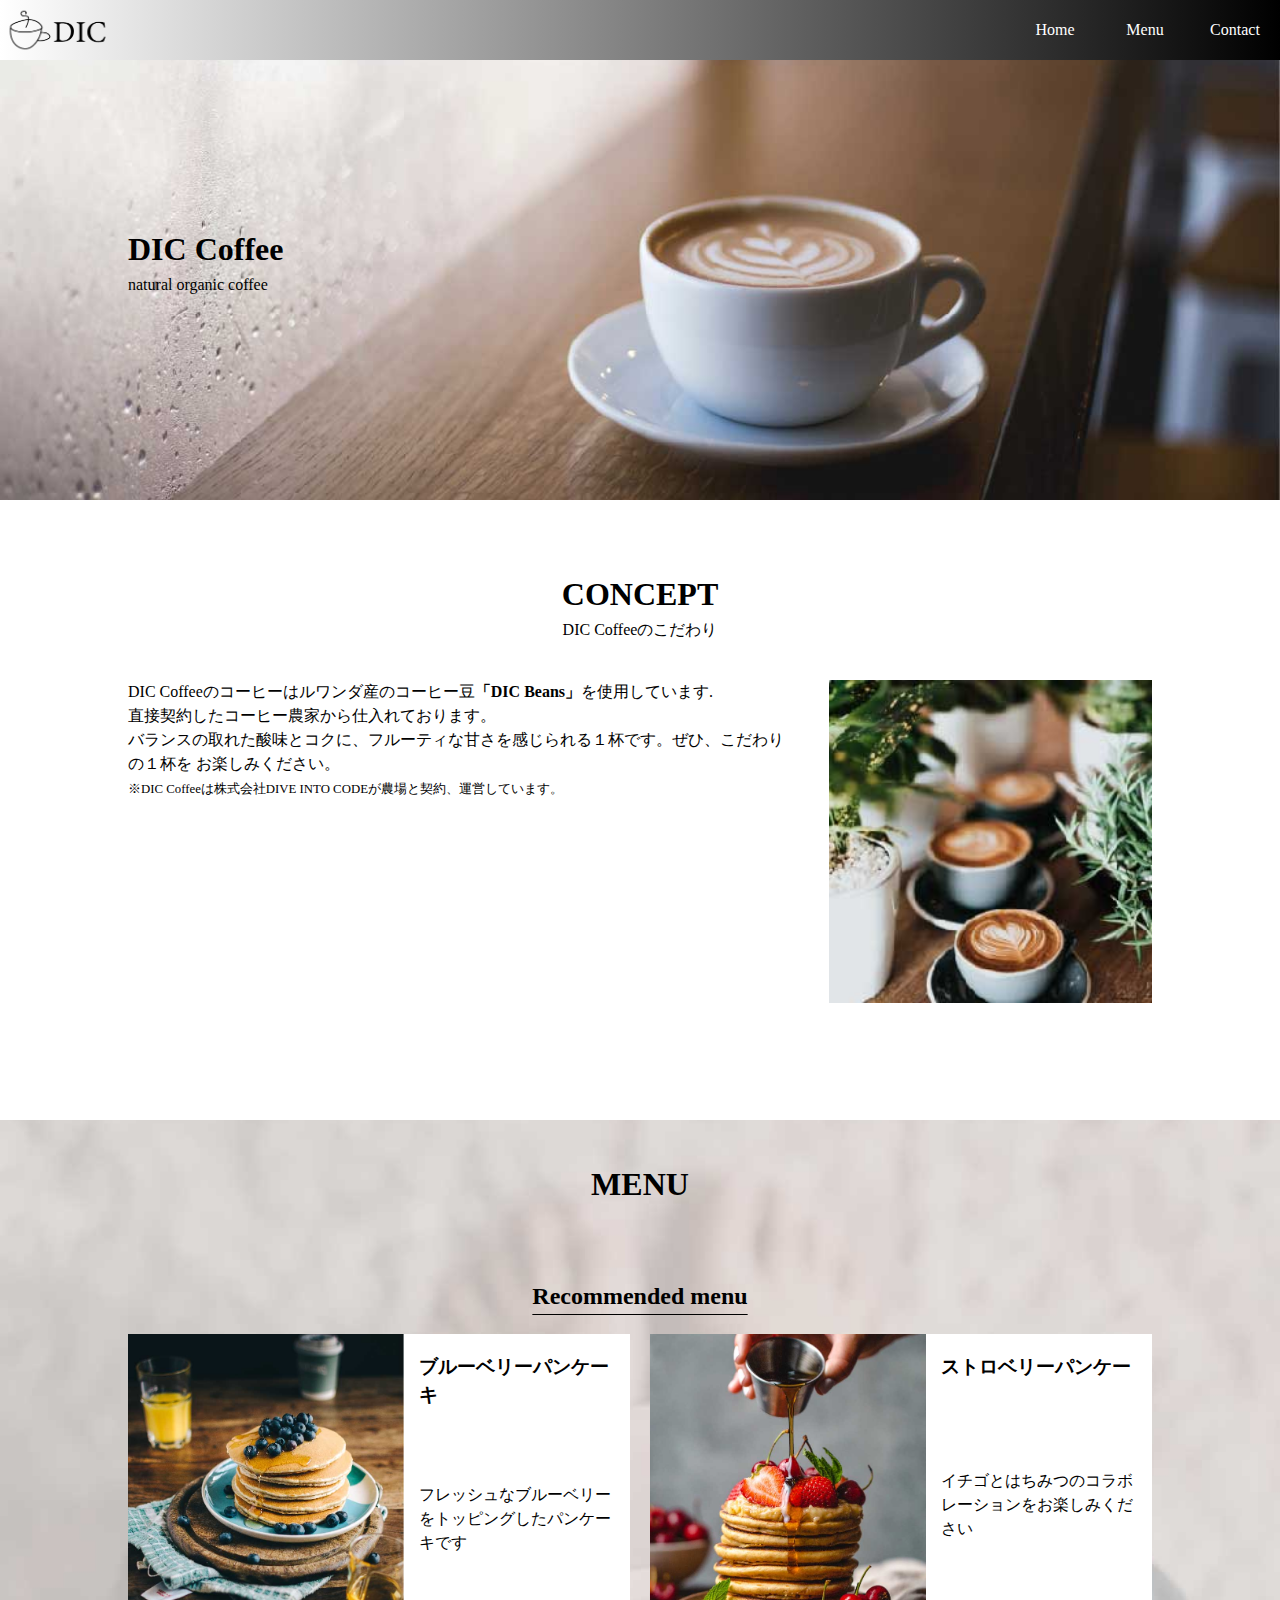
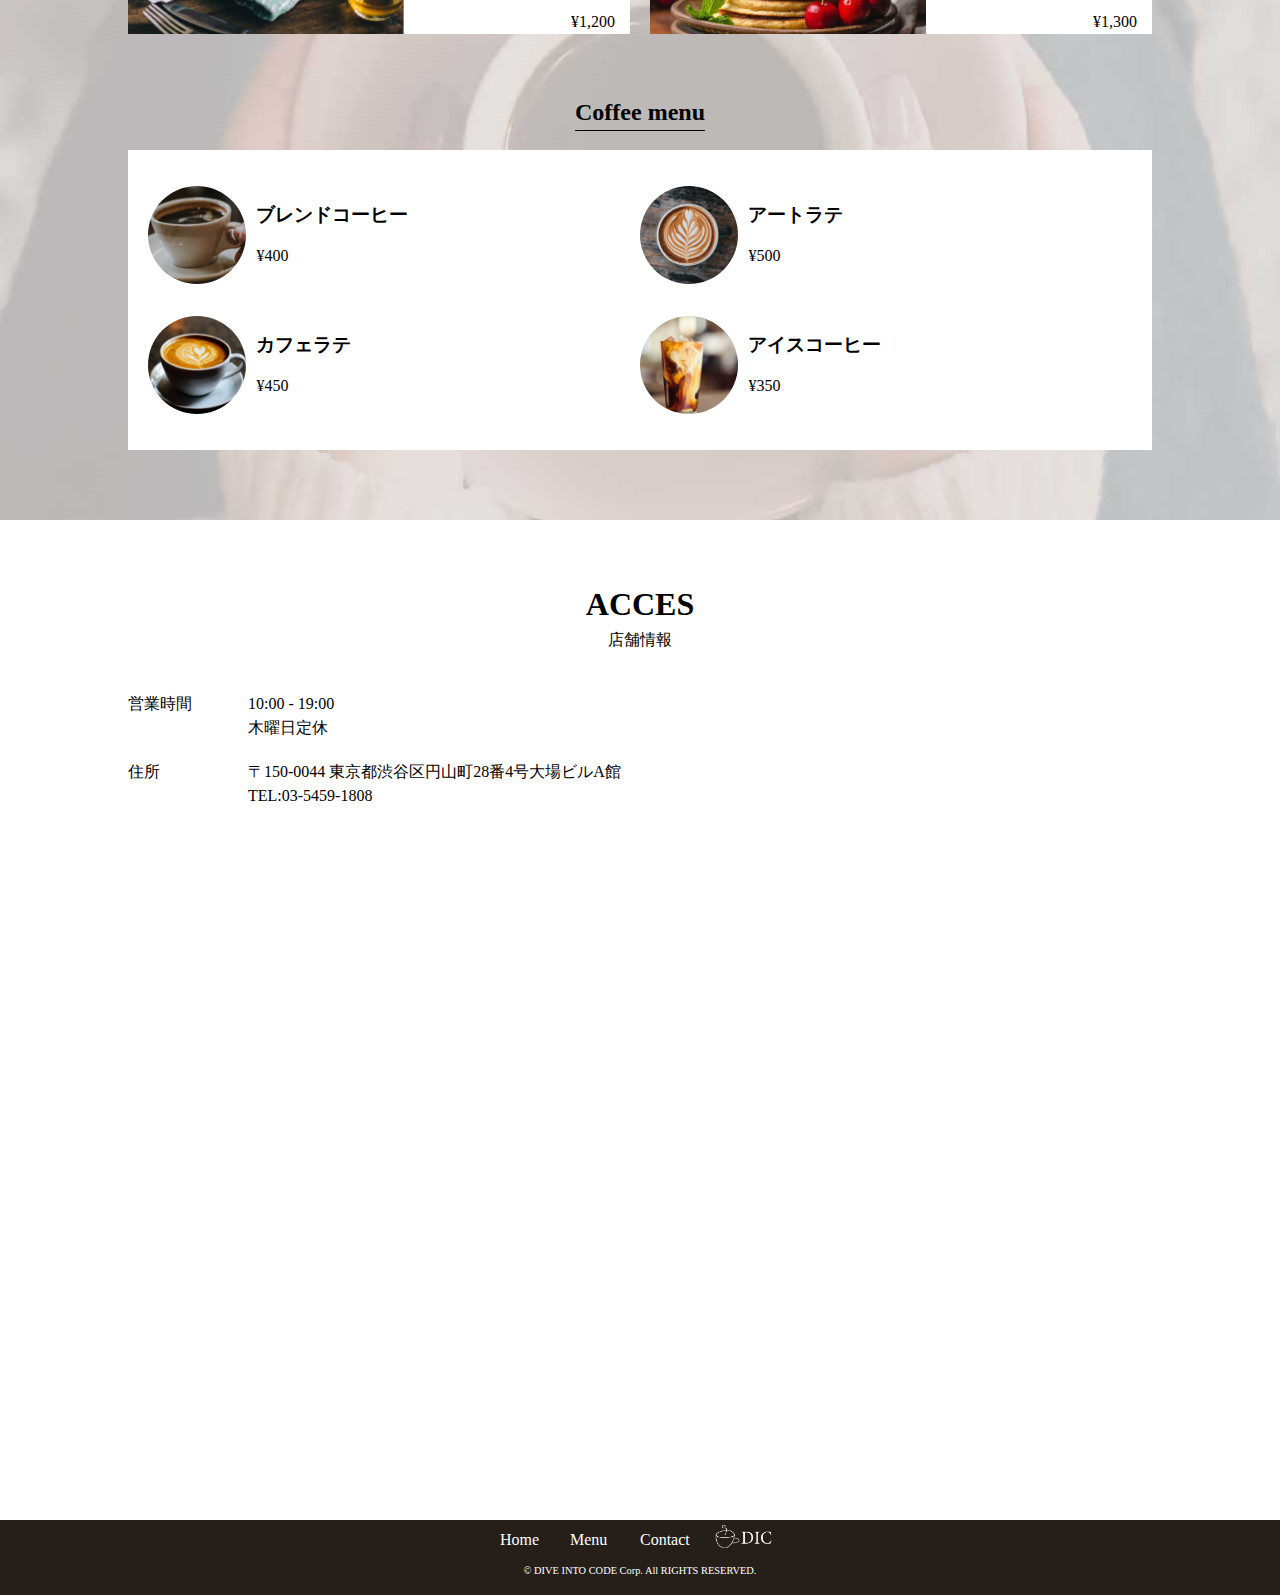
<file: index.html>
<!DOCTYPE html>
<html lang="ja">

<head>
  <meta charset="UTF-8">
  <meta name="viewport" content="width=device-width, initial-scale=1.0">
  <title>DIC coffee</title>
  <link href="css/normalize.css" rel="stylesheet">
  <link href="css/main.css" rel="stylesheet">
</head>

<body>

  <header>
    <nav>
      <div class="nav_img">
        <img src="img/sample_logo_k.png">
      </div>
      <ul>
        <li class="home">Home</li>
        <li class="menu">Menu</li>
        <li class="contact">Contact</li>
      </ul>
    </nav>

    <section class="view1">
      <div>
        <h1>DIC Coffee</h1>
        <p>natural organic coffee</p>
      </div>
    </section>
  </header>


  <article class="concept">
    <section class="concept1">
      <h1>CONCEPT</h1>
      <p>DIC Coffeeのこだわり</p>
    </section>

    <section class="concept2">
      <p>
        DIC Coffeeのコーヒーはルワンダ産のコーヒー豆<strong>「DIC Beans」</strong>を使用しています.<br>
        直接契約したコーヒー農家から仕入れております。<br>
        バランスの取れた酸味とコクに、フルーティな甘さを感じられる１杯です。ぜひ、こだわりの１杯を お楽しみください。<br>
        <small>※DIC Coffeeは株式会社DIVE INTO CODEが農場と契約、運営しています。</small>
      </p>
      <img src="img/sample_concept.jpg">
    </section>
  </article>


  <article class="menu_body">
    <h1>MENU</h1>
    <section class="menu1">
      <h2>Recommended menu</h2>

      <div class="recommend">
        <div class="recommend1">
          <img src="img/sample_pancake1.jpg">
          <div>
            <h3>ブルーベリーパンケーキ</h3>
            <p>フレッシュなブルーベリーをトッピングしたパンケーキです</p>
            <p class="price1">¥1,200</p>
          </div>
        </div>
        <div class="recommend2">
          <img src="img/sample_pancake2.jpg">
          <div>
            <h3>ストロベリーパンケー</h3>
            <p>イチゴとはちみつのコラボレーションをお楽しみください</p>
            <p class="price2">¥1,300</p>
          </div>
        </div>
      </div>
    </section>

    <section class="menu2">
      <h2>Coffee menu</h2>
      <diV class="coffeeMenu">
        <div class="coffee1">
          <img src="img/sample_cafe1.jpg">
          <div>
            <h3>ブレンドコーヒー</h3>
            <p>¥400</p>
          </div>
        </div>
        <div class="coffee2">
          <img src="img/sample_cafe2.jpg">
          <div>
            <h3>アートラテ</h3>
            <p>¥500</p>
          </div>
        </div>
        <div class="coffee3">
          <img src="img/sample_cafe3.jpg">
          <div>
            <h3>カフェラテ</h3>
            <p>¥450</p>
          </div>
        </div>
        <div class="coffee4">
          <img src="img/sample_cafe4.jpg">
          <div>
            <h3>アイスコーヒー</h3>
            <p>¥350</p>
          </div>
        </div>
      </diV>
    </section>
  </article>


  <article class="acces">
    <h1>ACCES</h1>
    <p>店舗情報</p>
    <dl class="acces_dl1">
      <dt>営業時間</dt>
      <div>
        <dd>10:00 - 19:00</dd>
        <dd>木曜日定休</dd>
      </div>
    </dl>
    <dl>
      <dt>住所</dt>
      <div>
        <dd>〒150-0044 東京都渋谷区円山町28番4号大場ビルA館</dd>
        <dd>TEL:03-5459-1808</dd>
      </div>
    </dl>
    <iframe src="https://www.google.com/maps/embed?pb=!1m14!1m8!1m3!1d6483.724203123161!2d139.694462!3d35.655769!3m2!1i1024!2i768!4f13.1!3m3!1m2!1s0x60188b55bb707eff%3A0x5f04575eb7aca63e!2z5pel5pys44CB44CSMTUwLTAwNDQg5p2x5Lqs6YO95riL6LC35Yy65YaG5bGx55S677yS77yY4oiS77yUIE9iYSBCbGQuIEHppKg!5e0!3m2!1sja!2sus!4v1720613921628!5m2!1sja!2sus" width="600" height="450" style="border:0;" allowfullscreen="" loading="lazy" referrerpolicy="no-referrer-when-downgrade"></iframe>
  </article>


  <footer>
    <ul>
      <li>Home</li>
      <li>Menu</li>
      <li>Contact</li>
      <li><img src="img/sample_logo_w.png"></li>
    </ul>
    <p><small>© DIVE INTO CODE Corp. All RIGHTS RESERVED.</small></p>
  </footer>

</body>

</html>
</file>
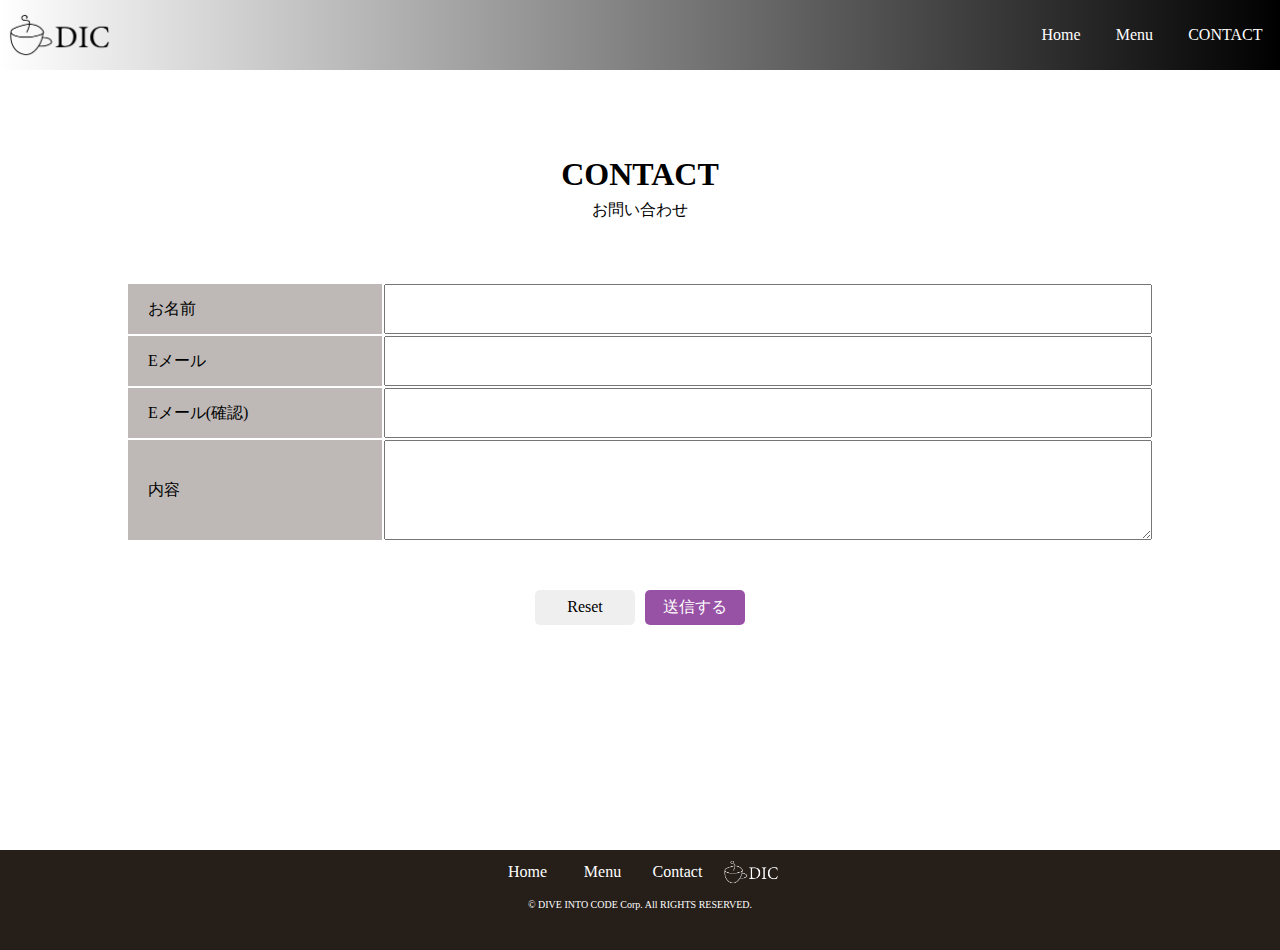
<file: contact.html>
<!DOCTYPE html>
<html lang="ja">
<head>
  <meta charset="UTF-8">
  <meta name="viewport" content="width=device-width, initial-scale=1.0">
  <title>CONTACT</title>
  <link href="css/normalize.css" rel="stylesheet">
  <link href="css/contact.css" rel="stylesheet">
</head>
<body>
  <nav>
    <div class="div_img"><img src="img/sample_logo_k.png"></div>
    <div class="div_li">
      <ul>
        <li>Home</li>
        <li>Menu</li>
        <li>CONTACT</li>
      </ul>
    </div>
  </nav>

  <main>
    <h1>CONTACT</h1>
    <p>お問い合わせ</p>
    <form class="contact_form" id="contact_form">
      <div><label>お名前</label><input type="text"></div>
      <div><label>Eメール</label><input type="email" id="email"></div>
      <div><label>Eメール(確認)</label><input type="email" id="confirm_email"></div>
      <!--<p>Eメールが一致しません</p>-->
      <div id="key"><label>内容</label><textarea class=""></textarea></div>

      <div class="btn_div"><input type="reset" class="reset_btn"><input type="submit" class="submit_btn" value="送信する" id="submit_btn"></div>
    </form>
  </main>

  <footer>
    <ul>
      <li>Home</li>
      <li>Menu</li>
      <li>Contact</li>
      <li><img src="img/sample_logo_w.png"></li>
    </ul>
    <p>© DIVE INTO CODE Corp. All RIGHTS RESERVED.</p>
  </footer>

  <script src="javascript/contact.js"></script>
</body>
</html>
</file>
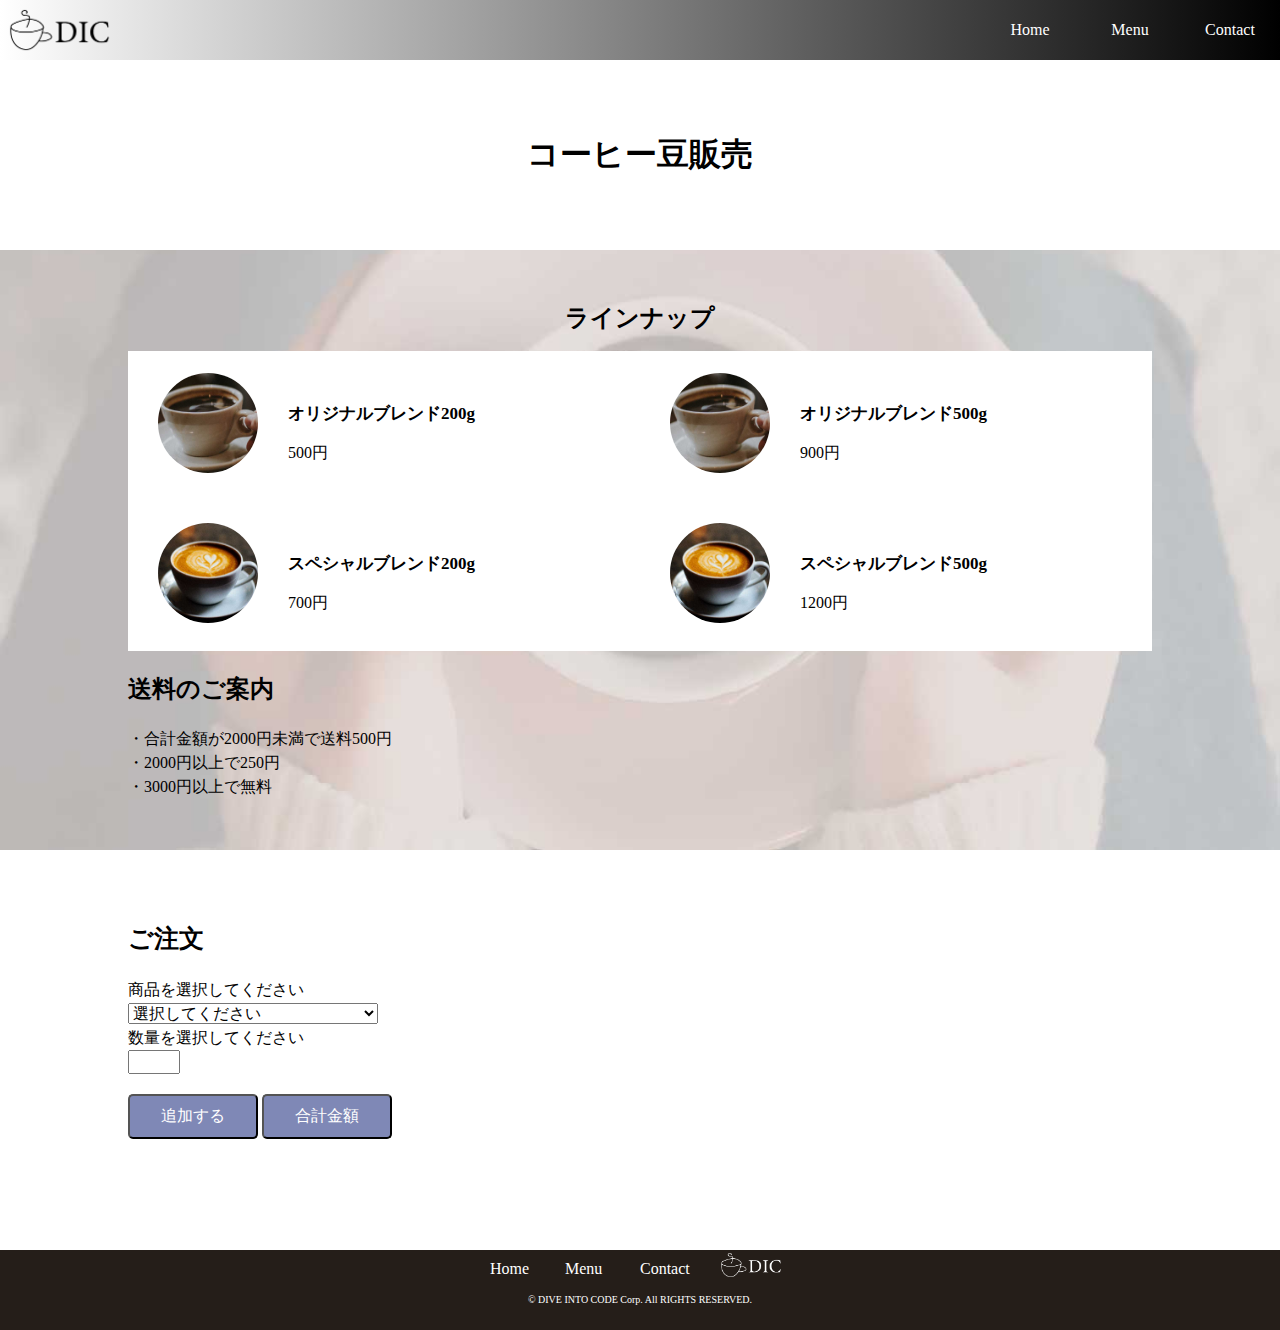
<file: sell.html>
<!DOCTYPE html>
<html lang="ja">
<head>
  <meta charset="UTF-8">
  <meta name="viewport" content="width=device-width, initial-scale=1.0">
  <title>DIC coffee</title>
  <link href="css/normalize.css"  rel="stylesheet">
  <link href="css/sell.css"  rel="stylesheet">
</head>
<body>

  <nav>
    <div class="nav">
      <div><img src="img/sample_logo_k.png"></div>
      <ul>
        <li>Home</li>
        <li>Menu</li>
        <li>Contact</li>
      </ul>
    </div>

    <h1>コーヒー豆販売</h1>
  </nav>


  <article class="lineup">
    <h1>ラインナップ</h1>

    <section class="coffees">
      <div class="coffee">
        <div><img src="img/sample_cafe1.jpg"></div>
        <div>
          <h2>オリジナルブレンド200g</h2>
          <p>500円</p>
        </div>
      </div>
      <div class="coffee">
        <div><img src="img/sample_cafe1.jpg"></div>
        <div>
          <h2>オリジナルブレンド500g</h2>
          <p>900円</p>
        </div>
      </div>
      <div class="coffee">
        <div><img src="img/sample_cafe3.jpg"></div>
        <div>
          <h2>スペシャルブレンド200g</h2>
          <p>700円</p>
        </div>
      </div>
      <div class="coffee">
        <div><img src="img/sample_cafe3.jpg"></div>
        <div>
          <h2>スペシャルブレンド500g</h2>
          <p>1200円</p>
        </div>
      </div>
    </section>

    <section class="postage">
      <h2>送料のご案内</h2>
      <ul>
        <li>・合計金額が2000円未満で送料500円</li>
        <li>・2000円以上で250円</li>
        <li>・3000円以上で無料</li>
      </ul>
    </section>
  </article>

  <article class="order">
    <h1>ご注文</h1>
    <form>
      <div>
        <p>商品を選択してください</p>
        <select required id="coffee">
          <option hidden>選択してください</option>
          <option value="coffee1">オリジナルブレンド200g 500円</option>
          <option value="coffee2">オリジナルブレンド500g 900円</option>
          <option value="coffee3">スペシャルブレンド200g 700円</option>
          <option value="coffee4">スペシャルブレンド500g 1200円</option>
        </select>
  
        <p>数量を選択してください</p>
        <input type="number" min="1" max="5" id="number" required>
      </div>
      <input type="button" id="add_button" value="追加する" class="order_button">
      <input type="button" id="total_button" value="合計金額" class="order_button">
    </form>
  </article>

  <footer>
    <ul>
      <li>Home</li>
      <li>Menu</li>
      <li>Contact</li>
      <li><img src="img/sample_logo_w.png"></li>
    </ul>
    <p>© DIVE INTO CODE Corp. All RIGHTS RESERVED.</p>
  </footer>

  <script src="javascript/sell.js"></script>
</body>
</html>
</file>
<file: css/main.css>
@charset "utf-8";


body {
    font-family: 'Noto Serif JP', serif;
}


/*ヘッダー*/

header {
    width: 100vw;
    height: 500px;
}




/*ナビゲーション*/

header nav {
    width: 100vw;
    height: 60px;
    background: linear-gradient(90deg, white, black);
    display: flex;
    position: relative;
    position: fixed;
    z-index: 10;
}

header nav .nav_img {
    width: calc(100vw - 270px);
    height: 60px;
    display: flex;
    align-items: center;

}

header nav .nav_img img {
    width: 120px;
    object-fit: contain;
}

header nav ul {
    display: flex;
    width: 270px;
    height: 60px;
    position: absolute;
    right: 0px;
    top: 0px;
}

header nav ul li {
    width: calc(270px/3);
    height: 60px;
    text-align: center;
    line-height: 60px;
    color: white;
}




/*1stビュー*/

header .view1 {
    width: 100vw;
    height: 500px;
    background-image: url("../img/sample_key.jpg");
    background-size: cover;
    background-position: 50% 50%;
    position: relative;
}

header .view1 div {
    position: absolute;
    left: 10%;
    top: 45%;
}




/*コンセプト*/

.concept {
    box-sizing: border-box;
    margin-top: 70px;
    padding: 0 10vw 0 10vw;
    width: 100vw;
    height: 550px;
}

.concept .concept1 {
    width: 100%;
    height: 70px;
    text-align: center;
}

.concept .concept2 {
    margin-top: 40px;
    width: 100%;
    display: flex;
}

.concept .concept2 img {
    width: 33vw;
    margin-left: 3vw;
}




/*メニュー*/

.menu_body {
    width: 100vw;
    height: 1000px;
    box-sizing: border-box;
    background-image: url("../img/sample_menu_bg.jpg");
    background-size: cover;
    background-position: 50% 100%;
}

.menu_body h1 {
    text-align: center;
    padding-top: 40px;
}

/*Recommended*/
.menu_body .menu1 h2 {
    text-align: center;
    padding: 0;
    margin-top: 70px;
    text-decoration: underline;
    text-decoration-thickness: 1px;
    text-underline-offset: 10px;
}

.recommend {
    display: flex;
    padding: 0 10vw 0 10vw;
    width: 100%;
    height: 300px;
}

.recommend .recommend1 {
    display: flex;
    width: 50%;
    height: 100%;
    margin-right: 10px;
    background-color: white;
}

.recommend .recommend2 {
    display: flex;
    width: 50%;
    height: 100%;
    margin-left: 10px;
    background-color: white;
}

.recommend img {
    width: 55%;
    height: 100%;
    object-fit: cover;
}

.recommend1 div,
.recommend2 div {
    width: 45%;
    height: 100%;
    padding: 0 15px 0 15px;
    display: flex;
    flex-direction: column;
    justify-content: space-between;
}

.price1,
.price2 {
    text-align: end;
}

/*Coffee menu*/
.menu2 {
    box-sizing: border-box;
    width: 100vw;
    margin-top: 60px;
}

.menu2 h2 {
    margin: 0;
    text-align: center;
    text-decoration: underline;
    text-decoration-thickness: 1px;
    text-underline-offset: 10px;
}

.coffeeMenu {
    margin: 20px 10vw 0 10vw;
    height: 300px;
    padding: 20px;
    display: flex;
    flex-wrap: wrap;
    background-color: white;
}

.coffee1,
.coffee2,
.coffee3,
.coffee4 {
    width: 50%;
    height: 50%;
    display: flex;
    align-items: center;
}

.coffeeMenu img {
    width: 20%;
    height: fit-content;
    border-radius: 50%;
}

.coffee1 div,
.coffee2 div,
.coffee3 div,
.coffee4 div {
    width: 80%;
    height: 100%;
    display: flex;
    flex-direction: column;
    justify-content: center;
    padding-left: 10px;
}

.coffeeMenu h3 {
    margin: 0;
    padding-bottom: 15px;
}




/*アクセス*/

.acces {
    box-sizing: border-box;
    width: 100vw;
    height: 1000px;
    padding: 0 10vw 0 10vw;
}

.acces h1 {
    text-align: center;
    padding-top: 60px;
}

.acces p {
    text-align: center;
}

.acces dl {
    display: flex;
    margin: 20px 0 0 0;
}

.acces .acces_dl1 {
    margin-top: 40px;
}

.acces dt {
    width: 80px;
}

iframe {
    width: 100%;
    height: 600px;
    margin-top: 10px;
}




/*フッター*/

footer {
    background-color: #251e19;
    width: 100vw;
    height: 75px;
    display: flex;
    flex-direction: column;
    align-items: center;
}

footer ul {
    height: 40px;
    display: flex;
    align-items: center;
}

footer li {
    color: white;
    width: 70px;
}

footer img {
    width: 70px;
    object-fit: contain;
}

footer p {
    color: white;
    font-size: 13px;
}
</file>
<file: css/contact.css>
@charset "UTF-8";

body{
  position: relative;
  font-family: 'Noto Serif JP', serif;
}

nav{
  width: 100vw;
  height: 70px;
  display: flex;
  background: linear-gradient(90deg, white, black);
  position: fixed;
  top: 0;
}

.div_img{
  width: 80%;
  height: 70px;
}

.div_img img{
  padding-top: 10px;
  height: 50px;
  object-fit: contain;

}

.div_li{
  width: 20%;
  height: 70px;
}

.div_li ul{
  display: flex;
  justify-content: space-around;
  align-items: center;
  width: 100%;
  height: 70px;
}

.div_li li{
  color: white;
}





main {
  box-sizing: border-box;
  padding: 150px 10vw 0 10vw;
  width: 100%;
  height: 850px;
}

main h1{
  text-align: center;
}

main p{
  text-align: center;
}

.contact_form{
  margin-top: 60px;
  width: 100%;
  height: 550px;
}

.contact_form div{
  width: 100%;
  display: flex;
}

.contact_form label{
  display: flex;
  align-items: center;
  width: calc(25% - 2px);
  background-color: #beb9b7;
  margin: 2px 2px 0 0;
  padding-left: 20px;
  box-sizing: border-box;
}

.contact_form input{
  box-sizing: border-box;
  display: inline-block;
  width: 75%;
  height: 50px;
  margin-top: 2px;
}

.contact_form textarea{
  box-sizing: border-box;
  min-width: 75%;
  min-height: 100px;
  max-width: 75%;
  max-height: 300px;
  margin-top: 2px;
}

.contact_form .btn_div{
  display: flex;
  justify-content: center;
}

.contact_form .reset_btn , .contact_form .submit_btn{
  width: 100px;
  height: 35px;
  margin-top: 50px;
  border: 0;
  border-radius: 5px;
}

.contact_form .reset_btn{
  margin-right: 5px;
}

.contact_form .submit_btn{
  margin-left: 5px;
  background-color: #9852a5;
  color: white;
}











.contact_form p{
  text-align: start;
  color: #d14539;
}

.contact_form .confirm_email{
  background-color: rgba(230,169,171,.5);
  border: 1px  solid rgb(118, 118, 118);
}













footer{
  width: 100vw;
  height: 100px;
  background-color: #251e19;
  display: flex;
  flex-direction: column;
  align-items: center;
}

footer ul{
  margin-top: 7px;
  display: flex;
  justify-content:space-around;
  width: 300px;
}

footer li{
  width: 25%;
  height: 30px;
  display: flex;
  align-items: center;
  justify-content: center;
  color: white;
}

footer li img{
  width: 90%;
  object-fit: contain;
}

footer p{
  color: white;
  font-size: 10px;
  margin-top: 10px;
}
</file>
<file: css/sell.css>
@charset "UTF-8";

body{
  position: relative;
  font-family: 'Noto Serif JP', serif;
}



/*ナビゲーション*/

nav{
  width: 100vw;
  height: 250px;
}

.nav{
  width: 100vw;
  height: 60px;
  display: flex;
  position: fixed;
  top: 0;

  background: linear-gradient(90deg, white, black);
}

.nav div{
  width: calc(100vw - 300px);
  height: 100%;
}

.nav img{
  height: 50px;
  object-fit: contain;
  padding-top: 5px;
}

.nav ul{
  display: flex;
}

.nav li{
  width: 100px;
  height: 100%;
  text-align: center;
  line-height: 60px;
  color: white;
}

nav h1{
  text-align: center;
  padding-top: 130px;
}



/*ラインナップ*/

.lineup{
  box-sizing: border-box;
  padding: 0 10vw 0 10vw;
  width: 100vw;
  height: 600px;

  background-image: url(../img/sample_menu_bg.jpg);
  background-position-y: bottom;
  background-size: cover;
}

.lineup h1{
  text-align: center;
  padding-top: 50px;
  font-size: 24px;
}

.coffees{
  margin-top: 15px;
  width: 100%;
  height: 300px;
  background-color: white;
  display: flex;
  flex-wrap: wrap;
}

.coffee{
  width: 50%;
  height: 50%;
  display: flex;
  align-items: center;
}

.coffee h2{
  font-size: 17px;
}

.coffee img{
  width: 100px;
  object-fit: contain;
  border-radius: 50%;
}

.coffee div{
  padding-left: 30px;
}

.postage h2{
  margin-top: 20px;
}



/*ご注文*/

.order{
  box-sizing: border-box;
  padding: 0 10vw 0 10vw;
  width: 100%;
  height: 400px;
}

.order h1{
  padding-top: 70px;
  font-size: 25px;
}

.order form{
  margin-top: 20px;
}

.order .order_button{
  margin-top: 20px;
  width: 130px;
  height: 45px;
  background-color: rgba(127,136,182,1);
  color: white;
  border-radius: 5px;
}



/*フッター*/

footer{
  width: 100vw;
  height: 80px;
  background-color: #251e19;
  display: flex;
  flex-direction: column;
  align-items: center;
}

footer ul{
  display: flex;
  align-items: center;
  width: 300px;
}

footer li{
  color: white;
  width: 25%;
}

footer img{
  width: 100%;
  object-fit: contain;
}

footer p{
  margin-top: 5px;
  color: white;
  font-size: 10px;
}
</file>
